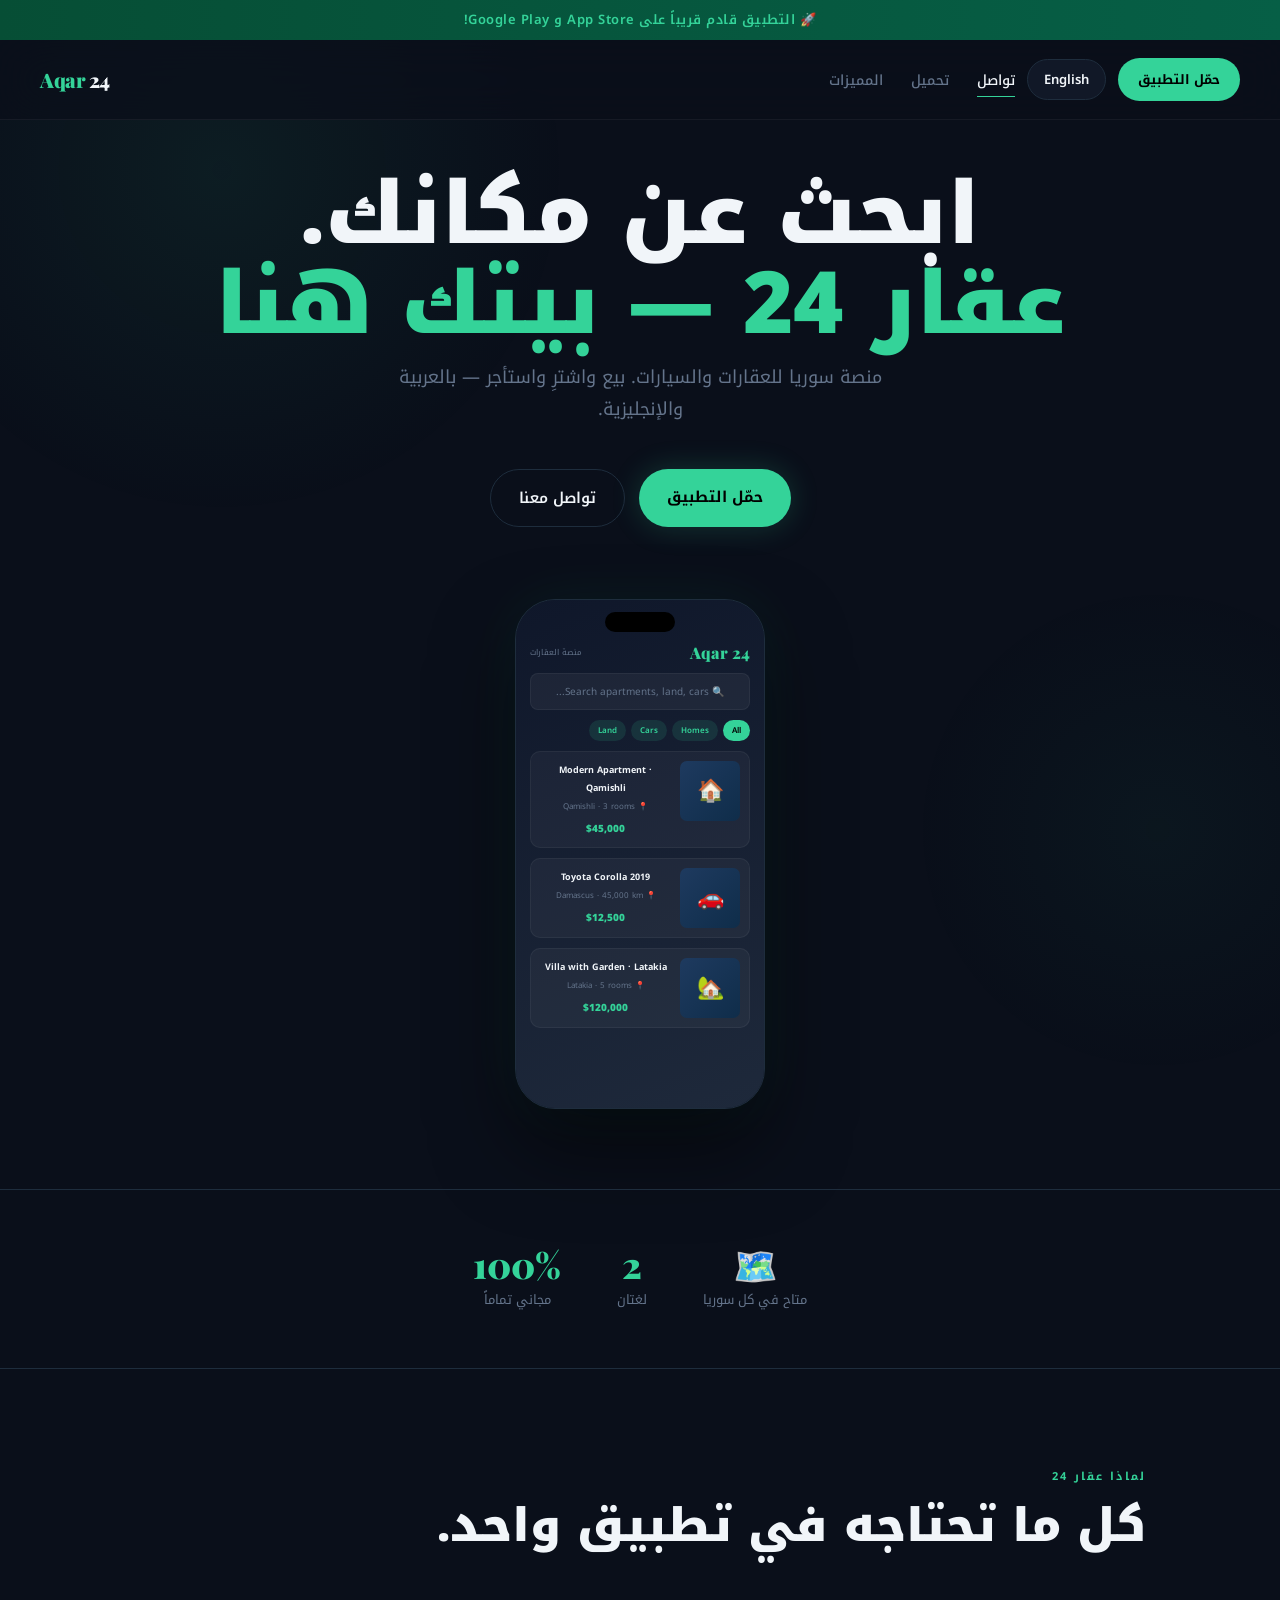
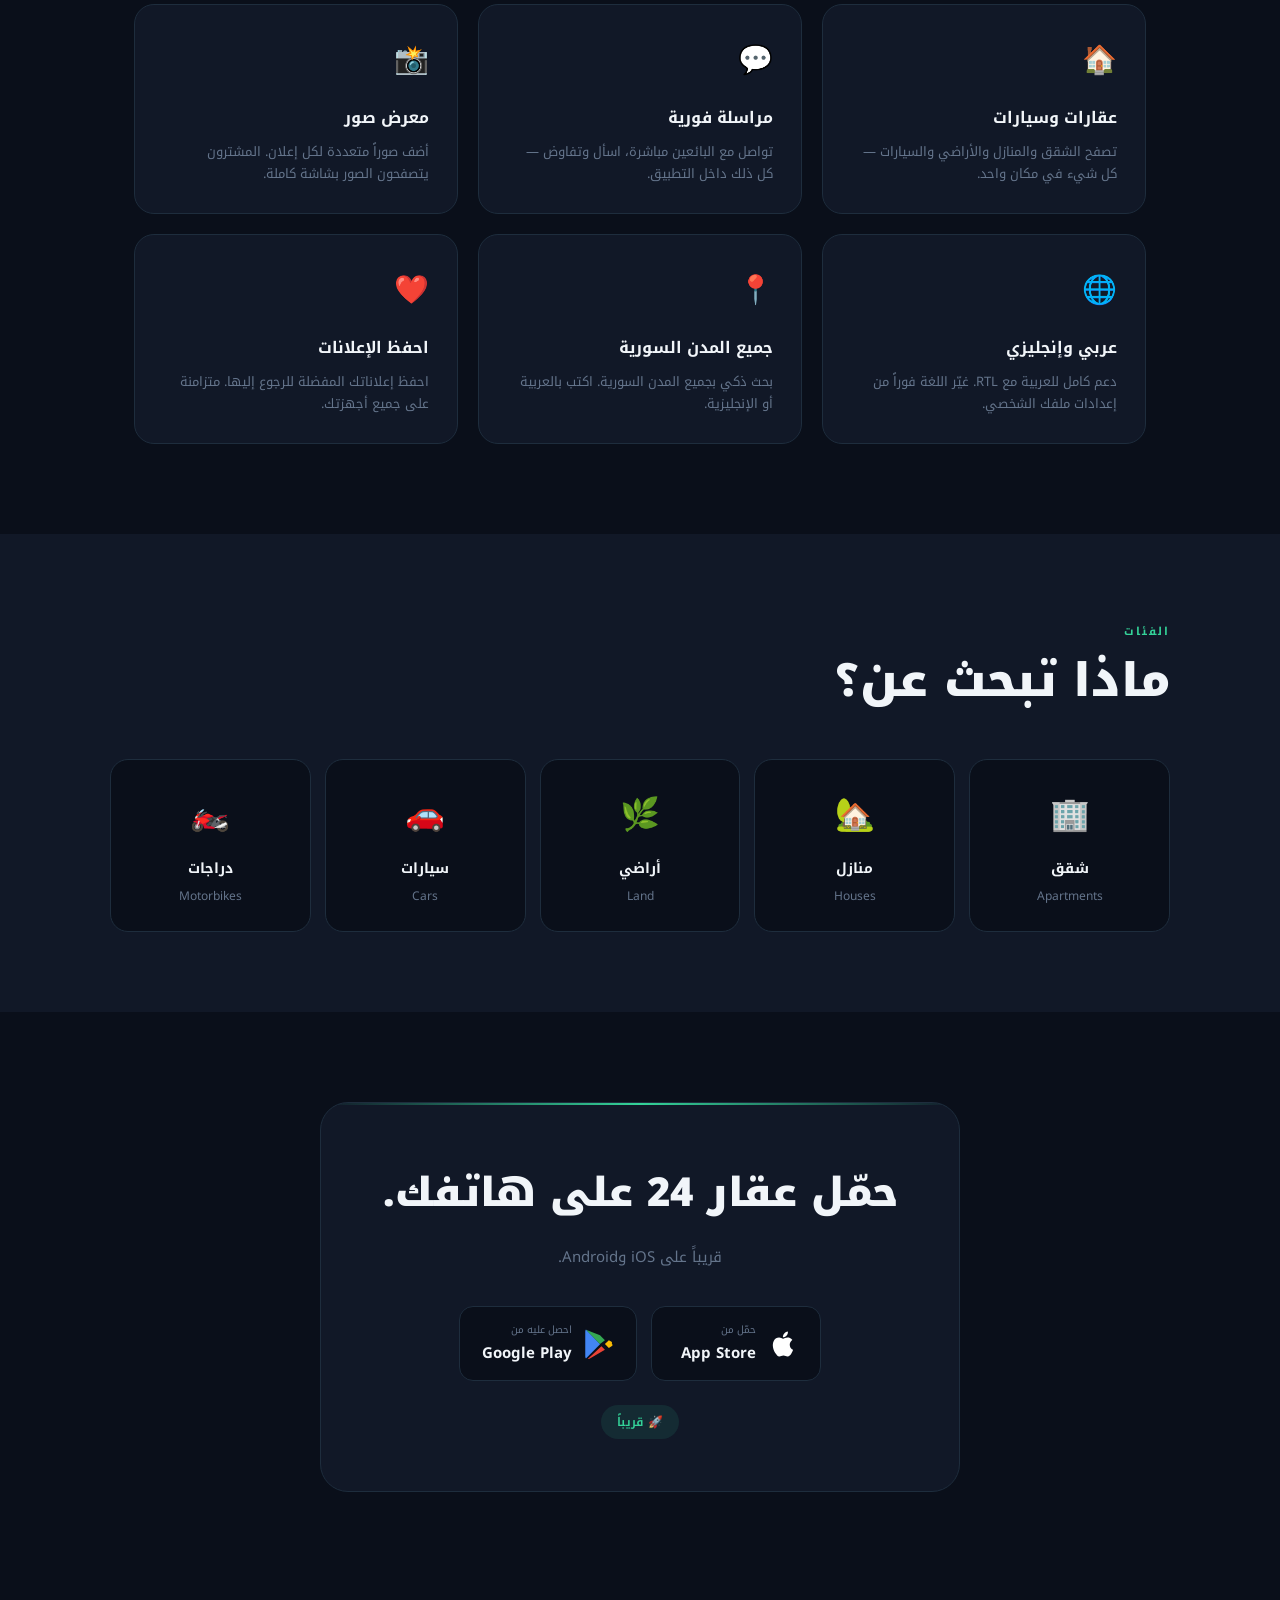
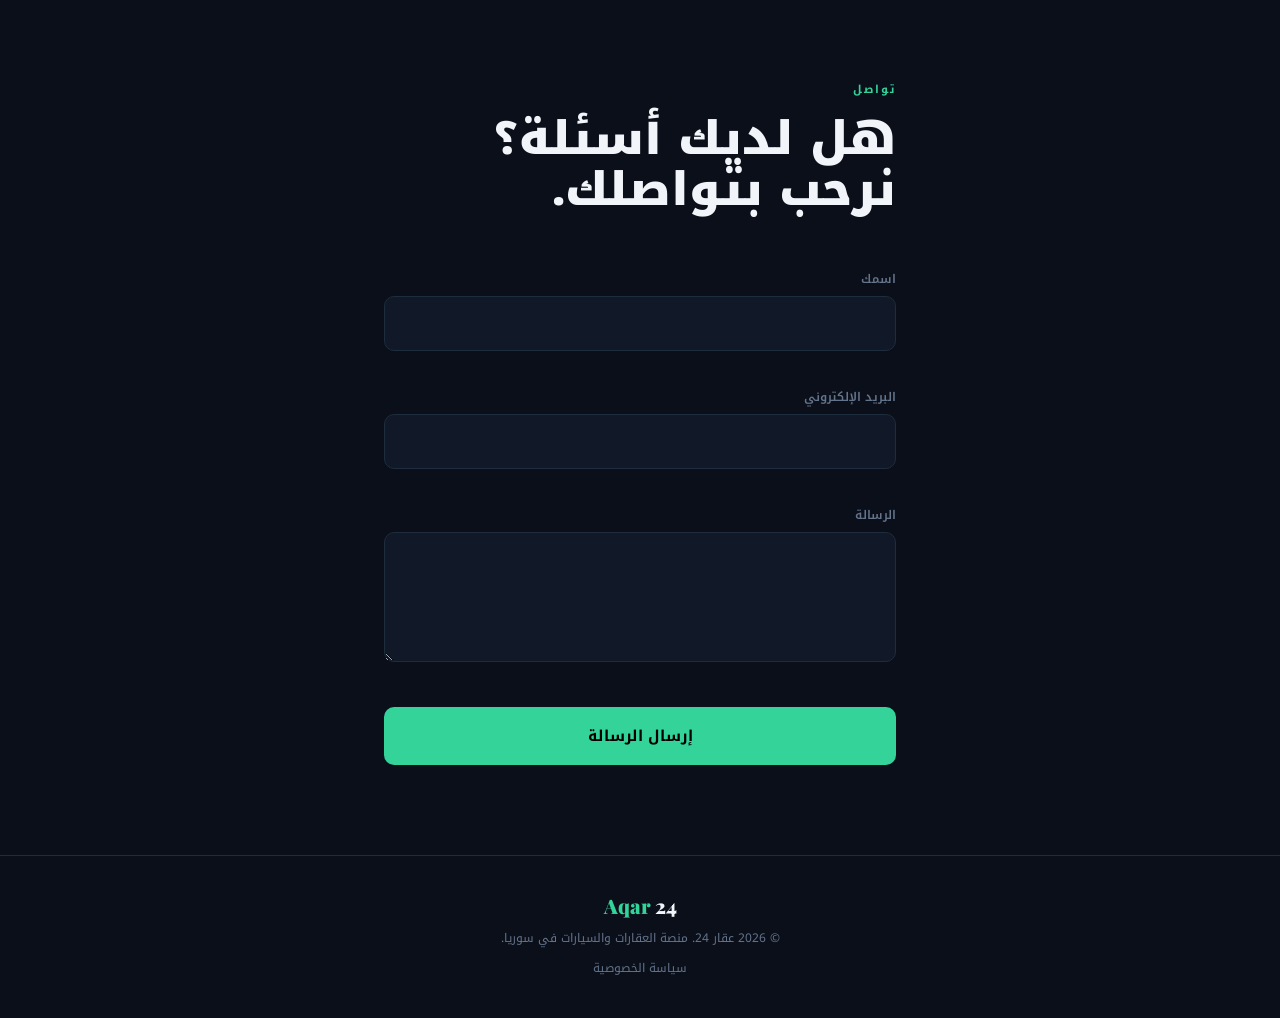
<file: index.html>
<!DOCTYPE html>
<html lang="ar" dir="rtl">

<head>
  <meta charset="UTF-8" />
  <meta name="viewport" content="width=device-width, initial-scale=1.0" />
  <title>Aqar 24 — عقار 24</title>
  <meta name="description" content="Aqar 24 — Syria's marketplace for real estate and vehicles. Buy, sell, and rent apartments, houses, land, cars, and motorbikes. Free to use, in Arabic and English." />
  <meta property="og:title" content="Aqar 24 — عقار 24" />
  <meta property="og:description" content="Syria's marketplace for real estate and vehicles. Buy, sell, and rent — in Arabic and English." />
  <meta property="og:type" content="website" />
  <meta name="twitter:card" content="summary" />
  <meta name="twitter:title" content="Aqar 24 — عقار 24" />
  <meta name="twitter:description" content="Syria's marketplace for real estate and vehicles. Free to use." />
  <link rel="icon" href="data:image/svg+xml,<svg xmlns='http://www.w3.org/2000/svg' viewBox='0 0 32 32'><rect width='32' height='32' rx='6' fill='%2334d399'/><text x='16' y='22' font-family='sans-serif' font-size='12' font-weight='900' fill='%23000' text-anchor='middle'>A24</text></svg>" />
  <link rel="preconnect" href="https://fonts.googleapis.com">
  <link rel="preconnect" href="https://fonts.gstatic.com" crossorigin>
  <link
    href="https://fonts.googleapis.com/css2?family=Playfair+Display:wght@700;900&family=DM+Sans:wght@300;400;500;600;700&family=Noto+Kufi+Arabic:wght@400;600;700;900&display=swap"
    rel="stylesheet">
  <link rel="stylesheet" href="style.css">
</head>

<body>

  <!-- COMING SOON BANNER -->
  <div id="topBanner">
    <span data-en="🚀 App coming soon to App Store & Google Play — Stay tuned!"
      data-ar="🚀 التطبيق قادم قريباً على App Store و Google Play!">🚀 التطبيق قادم قريباً على App Store و Google Play!</span>
  </div>

  <!-- NAV -->
  <nav id="mainNav">
    <a href="#" class="nav-logo">Aqar <span>24</span></a>
    <div class="nav-right">
      <ul class="nav-links" id="navLinks">
        <li><a href="#features" data-en="Features" data-ar="المميزات">Features</a></li>
        <li><a href="#download" data-en="Download" data-ar="تحميل">Download</a></li>
        <li><a href="#contact" data-en="Contact" data-ar="تواصل">Contact</a></li>
      </ul>
      <button class="lang-btn" onclick="toggleLang()" id="langBtn" aria-label="Switch to English">العربية</button>
      <a href="#download" class="nav-cta" data-en="Get the App" data-ar="حمّل التطبيق">Get the App</a>
      <button class="menu-btn" id="menuBtn" aria-label="Open menu" aria-expanded="false">
        <span></span>
        <span></span>
        <span></span>
      </button>
    </div>
  </nav>

  <!-- HERO -->
  <section class="hero">
    <h1 class="hero-title">
      <span data-en="Find your place." data-ar="ابحث عن مكانك.">Find your place.</span><br>
      <span class="hero-title-ar" data-en="Aqar 24" data-ar="عقار 24 — بيتك هنا">Aqar 24</span>
    </h1>
    <p class="hero-sub"
      data-en="Syria's marketplace for real estate and vehicles. Buy, sell, and rent — in Arabic and English."
      data-ar="منصة سوريا للعقارات والسيارات. بيع واشترِ واستأجر — بالعربية والإنجليزية.">
      Syria's marketplace for real estate and vehicles. Buy, sell, and rent — in Arabic and English.
    </p>
    <div class="hero-buttons">
      <a href="#download" class="btn-primary" data-en="Download the App" data-ar="حمّل التطبيق">Download the App</a>
      <a href="#contact" class="btn-secondary" data-en="Contact Us" data-ar="تواصل معنا">Contact Us</a>
    </div>

    <div class="phone-wrap">
      <div class="phone-frame">
        <div class="phone-notch"></div>
        <div class="phone-screen">
          <div class="ps-header">
            <div class="ps-logo">Aqar 24</div>
            <div class="ps-sub">منصة العقارات</div>
          </div>
          <div class="ps-search">🔍 Search apartments, land, cars...</div>
          <div class="ps-cats">
            <div class="ps-cat active">All</div>
            <div class="ps-cat">Homes</div>
            <div class="ps-cat">Cars</div>
            <div class="ps-cat">Land</div>
          </div>
          <div class="ps-card">
            <div class="ps-img">🏠</div>
            <div class="ps-info">
              <div class="ps-title">Modern Apartment · Qamishli</div>
              <div class="ps-loc">📍 Qamishli · 3 rooms</div>
              <div class="ps-price">$45,000</div>
            </div>
          </div>
          <div class="ps-card">
            <div class="ps-img">🚗</div>
            <div class="ps-info">
              <div class="ps-title">Toyota Corolla 2019</div>
              <div class="ps-loc">📍 Damascus · 45,000 km</div>
              <div class="ps-price">$12,500</div>
            </div>
          </div>
          <div class="ps-card">
            <div class="ps-img">🏡</div>
            <div class="ps-info">
              <div class="ps-title">Villa with Garden · Latakia</div>
              <div class="ps-loc">📍 Latakia · 5 rooms</div>
              <div class="ps-price">$120,000</div>
            </div>
          </div>
        </div>
      </div>
    </div>
  </section>

  <!-- STATS -->
  <div class="stats">
    <div class="stat-item reveal">
      <div class="stat-number">🗺️</div>
      <div class="stat-label" data-en="Available Across Syria" data-ar="متاح في كل سوريا">Available Across Syria</div>
    </div>
    <div class="stat-item reveal">
      <div class="stat-number">2</div>
      <div class="stat-label" data-en="Languages" data-ar="لغتان">Languages</div>
    </div>
    <div class="stat-item reveal">
      <div class="stat-number">100%</div>
      <div class="stat-label" data-en="Free to Use" data-ar="مجاني تماماً">Free to Use</div>
    </div>
  </div>

  <!-- FEATURES -->
  <section class="features" id="features">
    <div class="reveal">
      <span class="section-label" data-en="Why Aqar 24" data-ar="لماذا عقار 24">Why Aqar 24</span>
      <h2 class="section-title" data-en="Everything you need in one app." data-ar="كل ما تحتاجه في تطبيق واحد.">
        Everything you need in one app.</h2>
    </div>
    <div class="features-grid">
      <div class="feature-card reveal">
        <span class="feature-icon" aria-hidden="true">🏠</span>
        <div class="feature-title" data-en="Real Estate & Vehicles" data-ar="عقارات وسيارات">Real Estate & Vehicles
        </div>
        <div class="feature-desc" data-en="Browse apartments, houses, land, cars and motorbikes — all in one place."
          data-ar="تصفح الشقق والمنازل والأراضي والسيارات — كل شيء في مكان واحد.">Browse apartments, houses, land, cars
          and motorbikes — all in one place.</div>
      </div>
      <div class="feature-card reveal">
        <span class="feature-icon" aria-hidden="true">💬</span>
        <div class="feature-title" data-en="Real-time Messaging" data-ar="مراسلة فورية">Real-time Messaging</div>
        <div class="feature-desc"
          data-en="Chat directly with sellers, ask questions, and negotiate — all within the app."
          data-ar="تواصل مع البائعين مباشرة، اسأل وتفاوض — كل ذلك داخل التطبيق.">Chat directly with sellers, ask
          questions, and negotiate — all within the app.</div>
      </div>
      <div class="feature-card reveal">
        <span class="feature-icon" aria-hidden="true">📸</span>
        <div class="feature-title" data-en="Photo Galleries" data-ar="معرض صور">Photo Galleries</div>
        <div class="feature-desc"
          data-en="Upload multiple photos per listing. Buyers swipe through fullscreen galleries."
          data-ar="أضف صوراً متعددة لكل إعلان. المشترون يتصفحون الصور بشاشة كاملة.">Upload multiple photos per listing.
          Buyers swipe through fullscreen galleries.</div>
      </div>
      <div class="feature-card reveal">
        <span class="feature-icon" aria-hidden="true">🌐</span>
        <div class="feature-title" data-en="Arabic & English" data-ar="عربي وإنجليزي">Arabic & English</div>
        <div class="feature-desc"
          data-en="Full RTL Arabic support. Switch languages instantly from your profile settings."
          data-ar="دعم كامل للعربية مع RTL. غيّر اللغة فوراً من إعدادات ملفك الشخصي.">Full RTL Arabic support. Switch
          languages instantly from your profile settings.</div>
      </div>
      <div class="feature-card reveal">
        <span class="feature-icon" aria-hidden="true">📍</span>
        <div class="feature-title" data-en="All Syrian Cities" data-ar="جميع المدن السورية">All Syrian Cities</div>
        <div class="feature-desc"
          data-en="Smart city search with all Syrian cities preloaded. Type in Arabic or English."
          data-ar="بحث ذكي بجميع المدن السورية. اكتب بالعربية أو الإنجليزية.">Smart city search with all Syrian cities
          preloaded. Type in Arabic or English.</div>
      </div>
      <div class="feature-card reveal">
        <span class="feature-icon" aria-hidden="true">❤️</span>
        <div class="feature-title" data-en="Save Listings" data-ar="احفظ الإعلانات">Save Listings</div>
        <div class="feature-desc"
          data-en="Save your favorite listings to revisit later. Synced across all your devices."
          data-ar="احفظ إعلاناتك المفضلة للرجوع إليها. متزامنة على جميع أجهزتك.">Save your favorite listings to revisit
          later. Synced across all your devices.</div>
      </div>
    </div>
  </section>

  <!-- CATEGORIES -->
  <section class="categories" id="categories">
    <div class="categories-inner">
      <div class="reveal">
        <span class="section-label" data-en="Categories" data-ar="الفئات">Categories</span>
        <h2 class="section-title" data-en="What are you looking for?" data-ar="ماذا تبحث عن؟">What are you looking for?
        </h2>
      </div>
      <div class="cats-grid">
        <div class="cat-card reveal">
          <span class="cat-emoji">🏢</span>
          <div class="cat-name" data-en="Apartments" data-ar="شقق">Apartments</div>
          <div class="cat-name-secondary" data-en="شقق" data-ar="Apartments">شقق</div>
        </div>
        <div class="cat-card reveal">
          <span class="cat-emoji">🏡</span>
          <div class="cat-name" data-en="Houses" data-ar="منازل">Houses</div>
          <div class="cat-name-secondary" data-en="منازل" data-ar="Houses">منازل</div>
        </div>
        <div class="cat-card reveal">
          <span class="cat-emoji">🌿</span>
          <div class="cat-name" data-en="Land" data-ar="أراضي">Land</div>
          <div class="cat-name-secondary" data-en="أراضي" data-ar="Land">أراضي</div>
        </div>
        <div class="cat-card reveal">
          <span class="cat-emoji">🚗</span>
          <div class="cat-name" data-en="Cars" data-ar="سيارات">Cars</div>
          <div class="cat-name-secondary" data-en="سيارات" data-ar="Cars">سيارات</div>
        </div>
        <div class="cat-card reveal">
          <span class="cat-emoji">🏍️</span>
          <div class="cat-name" data-en="Motorbikes" data-ar="دراجات">Motorbikes</div>
          <div class="cat-name-secondary" data-en="دراجات" data-ar="Motorbikes">دراجات</div>
        </div>
      </div>
    </div>
  </section>

  <!-- DOWNLOAD -->
  <section class="download" id="download">
    <div class="download-card reveal">
      <div class="download-title" data-en="Get Aqar 24 on your phone." data-ar="حمّل عقار 24 على هاتفك.">Get Aqar 24 on your phone.</div>
      <p class="download-sub" data-en="Available soon on iOS and Android." data-ar="قريباً على iOS وAndroid.">Available
        soon on iOS and Android.</p>
      <div class="store-buttons">
        <a href="#" class="store-btn" aria-label="Download on the App Store">
          <span class="store-icon" aria-hidden="true">
            <svg viewBox="0 0 24 24" fill="white" xmlns="http://www.w3.org/2000/svg">
              <path
                d="M18.71 19.5c-.83 1.24-1.71 2.45-3.05 2.47-1.34.03-1.77-.79-3.29-.79-1.53 0-2 .77-3.27.82-1.31.05-2.3-1.32-3.14-2.53C4.25 17 2.94 12.45 4.7 9.39c.87-1.52 2.43-2.48 4.12-2.51 1.28-.02 2.5.87 3.29.87.78 0 2.26-1.07 3.8-.91.65.03 2.47.26 3.64 1.98-.09.06-2.17 1.28-2.15 3.81.03 3.02 2.65 4.03 2.68 4.04-.03.07-.42 1.44-1.38 2.83M13 3.5c.73-.83 1.94-1.46 2.94-1.5.13 1.17-.34 2.35-1.04 3.19-.69.85-1.83 1.51-2.95 1.42-.15-1.15.41-2.35 1.05-3.11z" />
            </svg>
          </span>
          <div class="store-btn-text">
            <div class="store-btn-label" data-en="Download on the" data-ar="حمّل من">Download on the</div>
            <div class="store-btn-name">App Store</div>
          </div>
        </a>
        <a href="#" class="store-btn" aria-label="Get it on Google Play">
          <span class="store-icon" aria-hidden="true">
            <svg viewBox="0 0 24 24" xmlns="http://www.w3.org/2000/svg">
              <path d="M3.18 23.76c.37.2.8.22 1.2.04l12.35-7.13-2.8-2.8-10.75 9.89z" fill="#EA4335" />
              <path d="M22.33 10.3L19.88 8.9l-3.15 3.1 3.15 3.1 2.47-1.43c.7-.4.7-1.37.01-1.77l-.03.4z"
                fill="#FBBC04" />
              <path
                d="M1.47.53C1.17.84 1 1.32 1 1.96v20.08c0 .64.17 1.12.48 1.43l.08.07 11.25-11.25v-.27L1.55.46l-.08.07z"
                fill="#4285F4" />
              <path d="M16.73 8.9L12.8 5 1.55.53l11.26 11.47 3.92-3.1z" fill="#34A853" />
            </svg>
          </span>
          <div class="store-btn-text">
            <div class="store-btn-label" data-en="Get it on" data-ar="احصل عليه من">Get it on</div>
            <div class="store-btn-name">Google Play</div>
          </div>
        </a>
      </div>
      <div class="coming-tag" data-en="🚀 Launching soon" data-ar="🚀 قريباً">🚀 Launching soon</div>
    </div>
  </section>

  <!-- CONTACT -->
  <section class="contact" id="contact">
    <div class="reveal">
      <span class="section-label" data-en="Contact" data-ar="تواصل">Contact</span>
      <h2 class="section-title" data-en="Have questions? We'd love to hear from you."
        data-ar="هل لديك أسئلة؟ نرحب بتواصلك.">Have questions? We'd love to hear from you.</h2>
    </div>
    <form class="contact-form reveal" action="https://formspree.io/f/mqeyavga" method="POST"
      enctype="application/x-www-form-urlencoded">
      <div>
        <label class="form-label" data-en="Your Name" data-ar="اسمك">Your Name</label>
        <input class="form-input" type="text" name="name" required />
        <div class="form-error" id="error-name"></div>
      </div>
      <div>
        <label class="form-label" data-en="Email" data-ar="البريد الإلكتروني">Email</label>
        <input class="form-input" type="email" name="email" required />
        <div class="form-error" id="error-email"></div>
      </div>
      <div>
        <label class="form-label" data-en="Message" data-ar="الرسالة">Message</label>
        <textarea class="form-textarea" name="message" required></textarea>
        <div class="form-error" id="error-message"></div>
      </div>
      <input type="text" name="_gotcha" style="display:none" tabindex="-1" autocomplete="off" />
      <button class="form-submit" type="submit" data-en="Send Message" data-ar="إرسال الرسالة">Send Message</button>
    </form>
  </section>

  <!-- FOOTER -->
  <footer>
    <div class="footer-logo">Aqar <span>24</span></div>
    <p class="footer-text" data-en="© 2026 Aqar 24. Syria's real estate & vehicle marketplace."
      data-ar="© 2026 عقار 24. منصة العقارات والسيارات في سوريا.">© 2026 Aqar 24. Syria's real estate & vehicle marketplace.</p>
    <a href="privacy.html" class="footer-privacy" data-en="Privacy Policy" data-ar="سياسة الخصوصية">Privacy Policy</a>
  </footer>

  <script src="main.js"></script>
</body>

</html>
</file>
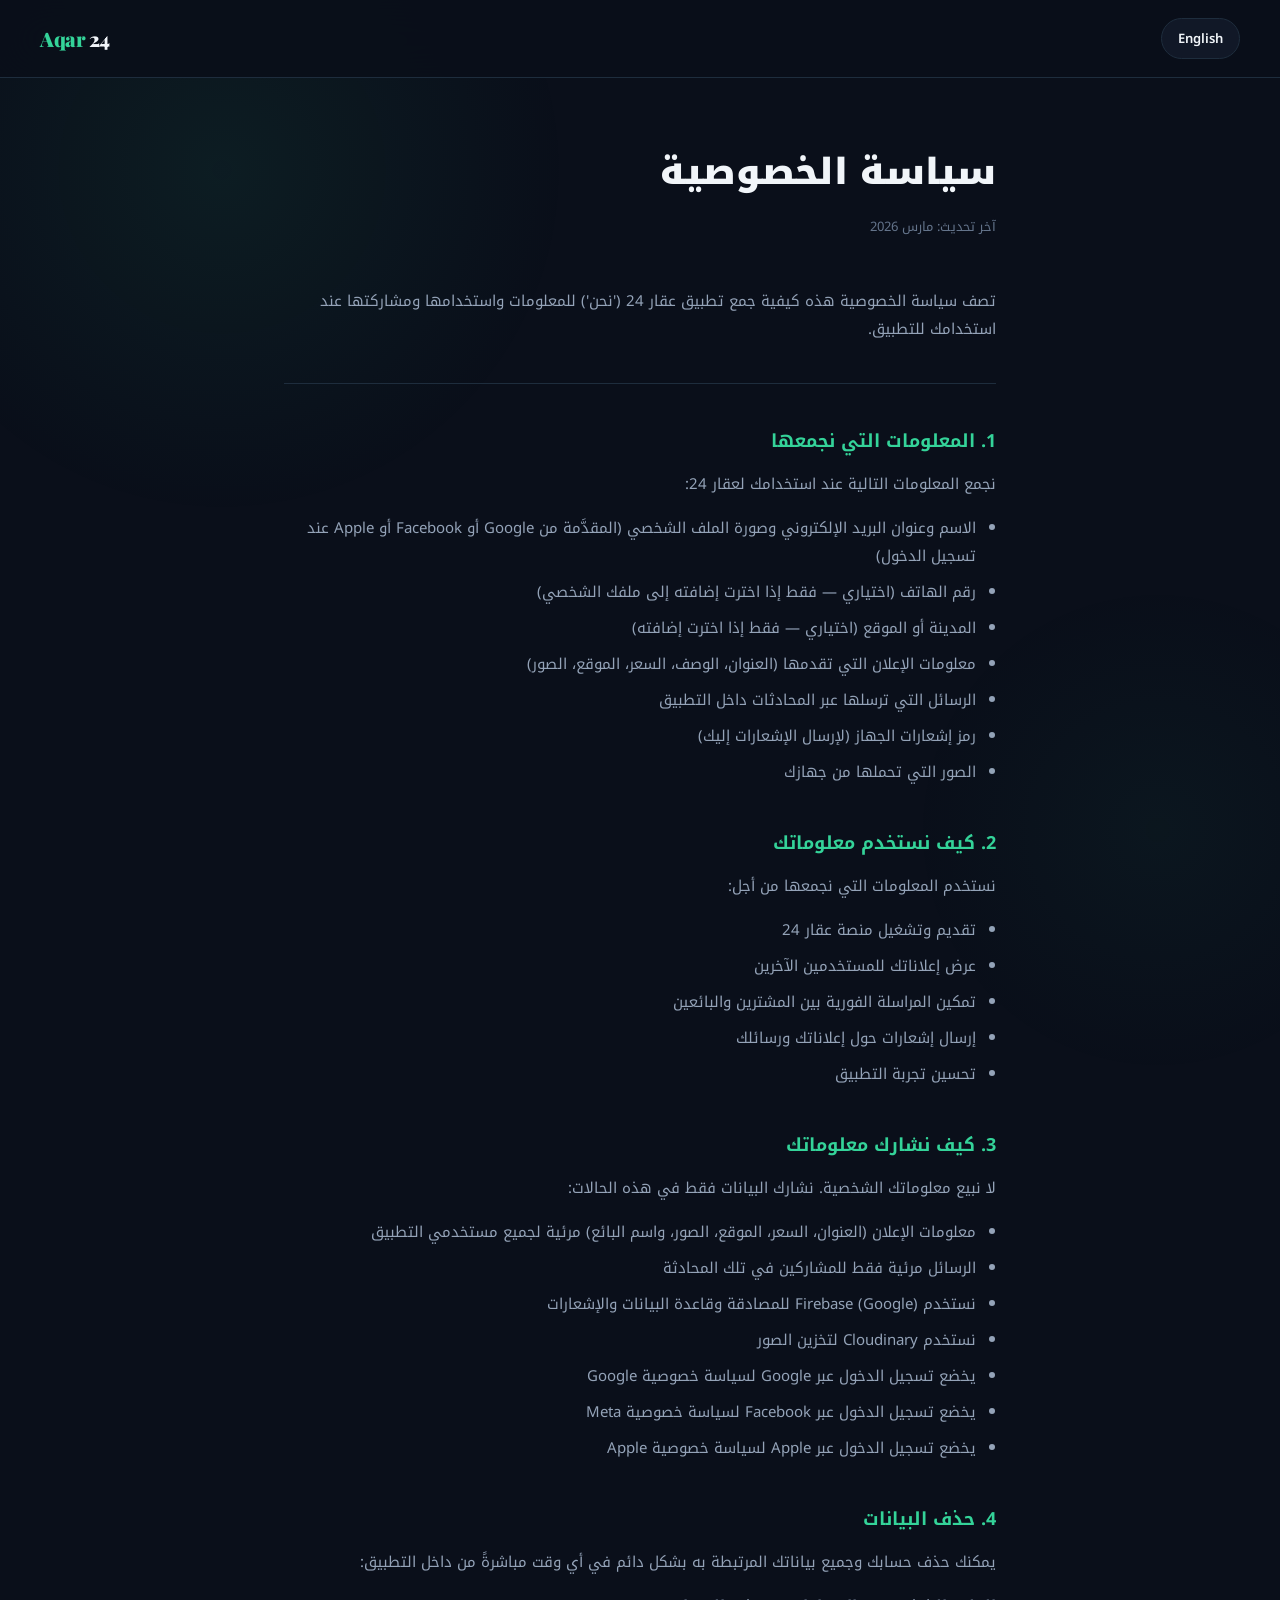
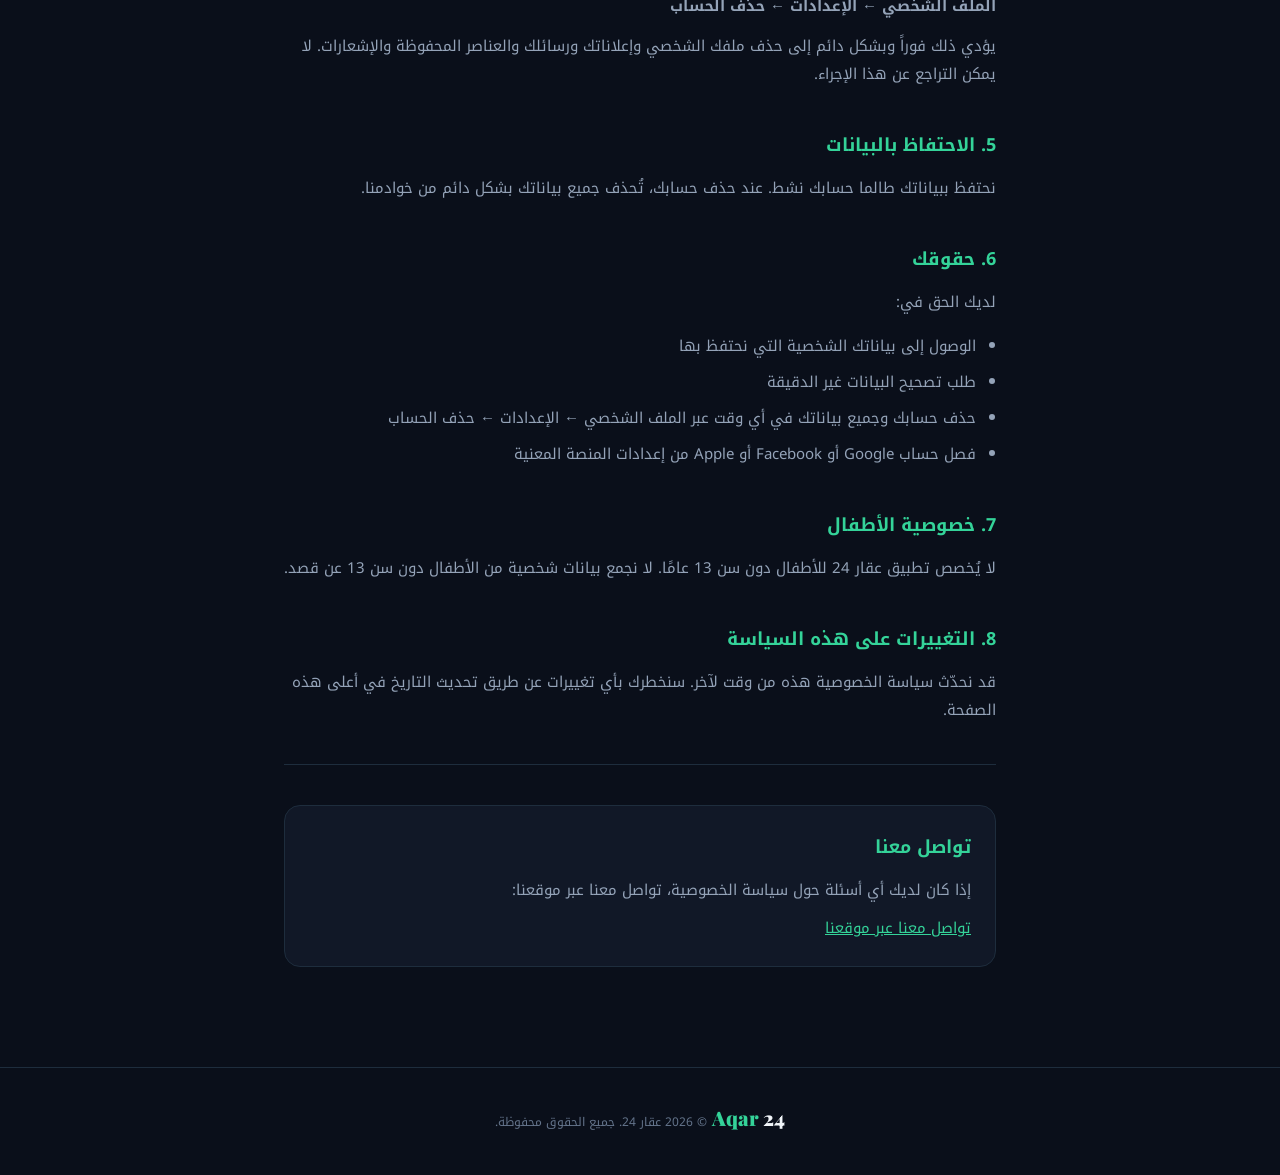
<file: privacy.html>
<!DOCTYPE html>
<html lang="ar" dir="rtl">
<head>
<meta charset="UTF-8" />
<meta name="viewport" content="width=device-width, initial-scale=1.0" />
<title>Privacy Policy — Aqar 24</title>
<link rel="icon" href="data:image/svg+xml,<svg xmlns='http://www.w3.org/2000/svg' viewBox='0 0 32 32'><rect width='32' height='32' rx='6' fill='%2334d399'/><text x='16' y='22' font-family='sans-serif' font-size='12' font-weight='900' fill='%23000' text-anchor='middle'>A24</text></svg>" />
<link rel="preconnect" href="https://fonts.googleapis.com">
<link rel="preconnect" href="https://fonts.gstatic.com" crossorigin>
<link href="https://fonts.googleapis.com/css2?family=Playfair+Display:wght@700;900&family=DM+Sans:wght@300;400;500;600;700&family=Noto+Kufi+Arabic:wght@400;600;700&display=swap" rel="stylesheet">
<link rel="stylesheet" href="style.css">
</head>
<body>
<nav class="privacy-nav" id="mainNav">
<a href="index.html" class="nav-logo">Aqar <span>24</span></a>
<button class="lang-btn" onclick="toggleLang()" id="langBtn">العربية</button>
</nav>
<div class="container">
<div class="page-title" data-en="Privacy Policy" data-ar="سياسة الخصوصية">Privacy Policy</div>
<div class="page-date" data-en="Last updated: March 2026" data-ar="آخر تحديث: مارس 2026">Last updated: March 2026</div>
<div class="privacy-body">
<p data-en="This Privacy Policy describes how Aqar 24 ('we', 'us', or 'our') collects, uses, and shares information about you when you use our mobile application." data-ar="تصف سياسة الخصوصية هذه كيفية جمع تطبيق عقار 24 ('نحن') للمعلومات واستخدامها ومشاركتها عند استخدامك للتطبيق.">
        This Privacy Policy describes how Aqar 24 ("we", "us", or "our") collects, uses, and shares information about you when you use our mobile application.
</p>
<hr class="divider" />
<h2 data-en="1. Information We Collect" data-ar="1. المعلومات التي نجمعها">1. Information We Collect</h2>
<p data-en="We collect the following information when you use Aqar 24:" data-ar="نجمع المعلومات التالية عند استخدامك لعقار 24:">We collect the following information when you use Aqar 24:</p>
<ul>
<li data-en="Name, email address, and profile photo (provided by Google, Facebook, or Apple when you sign in)" data-ar="الاسم وعنوان البريد الإلكتروني وصورة الملف الشخصي (المقدَّمة من Google أو Facebook أو Apple عند تسجيل الدخول)">Name, email address, and profile photo (provided by Google, Facebook, or Apple when you sign in)</li>
<li data-en="Phone number (optional — only if you choose to add it to your profile)" data-ar="رقم الهاتف (اختياري — فقط إذا اخترت إضافته إلى ملفك الشخصي)">Phone number (optional — only if you choose to add it to your profile)</li>
<li data-en="City or location (optional — only if you choose to add it)" data-ar="المدينة أو الموقع (اختياري — فقط إذا اخترت إضافته)">City or location (optional — only if you choose to add it)</li>
<li data-en="Listing information you provide (title, description, price, location, photos)" data-ar="معلومات الإعلان التي تقدمها (العنوان، الوصف، السعر، الموقع، الصور)">Listing information you provide (title, description, price, location, photos)</li>
<li data-en="Messages you send through the in-app chat" data-ar="الرسائل التي ترسلها عبر المحادثات داخل التطبيق">Messages you send through the in-app chat</li>
<li data-en="Device push notification token (to send you notifications)" data-ar="رمز إشعارات الجهاز (لإرسال الإشعارات إليك)">Device push notification token (to send you notifications)</li>
<li data-en="Photos you upload from your device" data-ar="الصور التي تحملها من جهازك">Photos you upload from your device</li>
</ul>
<h2 data-en="2. How We Use Your Information" data-ar="2. كيف نستخدم معلوماتك">2. How We Use Your Information</h2>
<p data-en="We use the information we collect to:" data-ar="نستخدم المعلومات التي نجمعها من أجل:">We use the information we collect to:</p>
<ul>
<li data-en="Provide and operate the Aqar 24 marketplace" data-ar="تقديم وتشغيل منصة عقار 24">Provide and operate the Aqar 24 marketplace</li>
<li data-en="Display your listings to other users" data-ar="عرض إعلاناتك للمستخدمين الآخرين">Display your listings to other users</li>
<li data-en="Enable real-time messaging between buyers and sellers" data-ar="تمكين المراسلة الفورية بين المشترين والبائعين">Enable real-time messaging between buyers and sellers</li>
<li data-en="Send push notifications about your listings and messages" data-ar="إرسال إشعارات حول إعلاناتك ورسائلك">Send push notifications about your listings and messages</li>
<li data-en="Improve the app experience" data-ar="تحسين تجربة التطبيق">Improve the app experience</li>
</ul>
<h2 data-en="3. How We Share Your Information" data-ar="3. كيف نشارك معلوماتك">3. How We Share Your Information</h2>
<p data-en="We do not sell your personal information. We share data only in these cases:" data-ar="لا نبيع معلوماتك الشخصية. نشارك البيانات فقط في هذه الحالات:">We do not sell your personal information. We share data only in these cases:</p>
<ul>
<li data-en="Listing information (title, price, location, photos, and seller name) is visible to all users of the app" data-ar="معلومات الإعلان (العنوان، السعر، الموقع، الصور، واسم البائع) مرئية لجميع مستخدمي التطبيق">Listing information (title, price, location, photos, and seller name) is visible to all users of the app</li>
<li data-en="Messages are only visible to the participants of that conversation" data-ar="الرسائل مرئية فقط للمشاركين في تلك المحادثة">Messages are only visible to the participants of that conversation</li>
<li data-en="We use Firebase (Google) for authentication, database, and push notifications" data-ar="نستخدم Firebase (Google) للمصادقة وقاعدة البيانات والإشعارات">We use Firebase (Google) for authentication, database, and push notifications</li>
<li data-en="We use Cloudinary for photo storage" data-ar="نستخدم Cloudinary لتخزين الصور">We use Cloudinary for photo storage</li>
<li data-en="Sign-in via Google is subject to Google's Privacy Policy" data-ar="يخضع تسجيل الدخول عبر Google لسياسة خصوصية Google">Sign-in via Google is subject to <a href="https://policies.google.com/privacy" target="_blank">Google's Privacy Policy</a></li>
<li data-en="Sign-in via Facebook is subject to Meta's Privacy Policy" data-ar="يخضع تسجيل الدخول عبر Facebook لسياسة خصوصية Meta">Sign-in via Facebook is subject to <a href="https://www.facebook.com/privacy/policy/" target="_blank">Meta's Privacy Policy</a></li>
<li data-en="Sign-in via Apple is subject to Apple's Privacy Policy" data-ar="يخضع تسجيل الدخول عبر Apple لسياسة خصوصية Apple">Sign-in via Apple is subject to <a href="https://www.apple.com/legal/privacy/" target="_blank">Apple's Privacy Policy</a></li>
</ul>
<h2 data-en="4. Data Deletion" data-ar="4. حذف البيانات">4. Data Deletion</h2>
<p data-en="You can permanently delete your account and all associated data at any time directly from within the app:" data-ar="يمكنك حذف حسابك وجميع بياناتك المرتبطة به بشكل دائم في أي وقت مباشرةً من داخل التطبيق:">
        You can permanently delete your account and all associated data at any time directly from within the app:
</p>
<p data-en="Profile → Settings → Delete Account" data-ar="الملف الشخصي ← الإعدادات ← حذف الحساب" style="font-weight:700; margin: 12px 0;">
        Profile → Settings → Delete Account
</p>
<p data-en="This immediately and permanently deletes your profile, listings, messages, saved items, and notifications. This action cannot be undone." data-ar="يؤدي ذلك فوراً وبشكل دائم إلى حذف ملفك الشخصي وإعلاناتك ورسائلك والعناصر المحفوظة والإشعارات. لا يمكن التراجع عن هذا الإجراء.">
        This immediately and permanently deletes your profile, listings, messages, saved items, and notifications. This action cannot be undone.
</p>
<h2 data-en="5. Data Retention" data-ar="5. الاحتفاظ بالبيانات">5. Data Retention</h2>
<p data-en="We retain your data for as long as your account is active. When you delete your account, all your data is permanently removed from our servers." data-ar="نحتفظ ببياناتك طالما حسابك نشط. عند حذف حسابك، تُحذف جميع بياناتك بشكل دائم من خوادمنا.">
        We retain your data for as long as your account is active. When you delete your account, all your data is permanently removed from our servers.
</p>
<h2 data-en="6. Your Rights" data-ar="6. حقوقك">6. Your Rights</h2>
<p data-en="You have the right to:" data-ar="لديك الحق في:">You have the right to:</p>
<ul>
<li data-en="Access the personal data we hold about you" data-ar="الوصول إلى بياناتك الشخصية التي نحتفظ بها">Access the personal data we hold about you</li>
<li data-en="Request correction of inaccurate data" data-ar="طلب تصحيح البيانات غير الدقيقة">Request correction of inaccurate data</li>
<li data-en="Delete your account and all data at any time via Profile → Settings → Delete Account" data-ar="حذف حسابك وجميع بياناتك في أي وقت عبر الملف الشخصي ← الإعدادات ← حذف الحساب">Delete your account and all data at any time via Profile → Settings → Delete Account</li>
<li data-en="Disconnect your Google, Facebook, or Apple account from the respective platform's settings" data-ar="فصل حساب Google أو Facebook أو Apple من إعدادات المنصة المعنية">Disconnect your Google, Facebook, or Apple account from the respective platform's settings</li>
</ul>
<h2 data-en="7. Children's Privacy" data-ar="7. خصوصية الأطفال">7. Children's Privacy</h2>
<p data-en="Aqar 24 is not intended for use by children under the age of 13. We do not knowingly collect personal information from children under 13." data-ar="لا يُخصص تطبيق عقار 24 للأطفال دون سن 13 عامًا. لا نجمع بيانات شخصية من الأطفال دون سن 13 عن قصد.">
        Aqar 24 is not intended for use by children under the age of 13. We do not knowingly collect personal information from children under 13.
</p>
<h2 data-en="8. Changes to This Policy" data-ar="8. التغييرات على هذه السياسة">8. Changes to This Policy</h2>
<p data-en="We may update this Privacy Policy from time to time. We will notify you of any changes by updating the date at the top of this page." data-ar="قد نحدّث سياسة الخصوصية هذه من وقت لآخر. سنخطرك بأي تغييرات عن طريق تحديث التاريخ في أعلى هذه الصفحة.">
        We may update this Privacy Policy from time to time. We will notify you of any changes by updating the date at the top of this page.
</p>
<hr class="divider" />
<div class="contact-box">
<h2 style="margin-top:0;" data-en="Contact Us" data-ar="تواصل معنا">Contact Us</h2>
<p data-en="If you have any questions about this Privacy Policy, please contact us via our website:" data-ar="إذا كان لديك أي أسئلة حول سياسة الخصوصية، تواصل معنا عبر موقعنا:">
          If you have any questions about this Privacy Policy, please contact us via our website:
</p>
<p style="margin-top:10px;">
<a href="https://mustafarami.github.io/aqar-website/#contact" data-en="Contact us via our website" data-ar="تواصل معنا عبر موقعنا">Contact us via our website</a>
</p>
</div>
</div>
</div>
<footer>
<div class="footer-logo">Aqar <span>24</span></div>
<span class="footer-text" data-en="© 2026 Aqar 24. All rights reserved." data-ar="© 2026 عقار 24. جميع الحقوق محفوظة.">© 2026 Aqar 24. All rights reserved.</span>
</footer>
<script src="main.js"></script>
</body>
</html>
</file>
<file: style.css>
/* ============================================
   AQAR 24 — عقار 24 — Global Stylesheet
   ============================================ */

*,
*::before,
*::after {
  box-sizing: border-box;
  margin: 0;
  padding: 0;
}

:root {
  --bg: #0a0f1a;
  --card: #111827;
  --border: #1e2d3d;
  --primary: #34d399;
  --primary-glow: rgba(52, 211, 153, 0.15);
  --text: #f1f5f9;
  --muted: #64748b;
  --subtle: #111827;
}

html {
  scroll-behavior: smooth;
}

body {
  background: var(--bg);
  color: var(--text);
  font-family: 'DM Sans', sans-serif;
  overflow-x: hidden;
}

body.ar {
  font-family: 'Noto Kufi Arabic', sans-serif;
  direction: rtl;
}

/* ── Ambient background glow ── */
body::before {
  content: '';
  position: fixed;
  top: -20%;
  left: -10%;
  width: 700px;
  height: 700px;
  background: radial-gradient(circle, rgba(52, 211, 153, 0.07) 0%, transparent 70%);
  pointer-events: none;
  z-index: 0;
  animation: ambientDrift 12s ease-in-out infinite alternate;
}

body::after {
  content: '';
  position: fixed;
  bottom: -20%;
  right: -10%;
  width: 500px;
  height: 500px;
  background: radial-gradient(circle, rgba(52, 211, 153, 0.04) 0%, transparent 70%);
  pointer-events: none;
  z-index: 0;
  animation: ambientDrift 16s ease-in-out infinite alternate-reverse;
}

@keyframes ambientDrift {
  from {
    transform: translate(0, 0);
  }

  to {
    transform: translate(40px, 30px);
  }
}

/* ============================================
   COMING SOON BANNER
   ============================================ */
#topBanner {
  background: linear-gradient(90deg, #064e35, #065f46, #064e35);
  background-size: 200% 100%;
  text-align: center;
  padding: 0 24px;
  height: 40px;
  line-height: 40px;
  font-size: 13px;
  font-weight: 600;
  color: #34d399;
  letter-spacing: 0.5px;
  position: fixed;
  top: 0;
  left: 0;
  right: 0;
  z-index: 101;
  animation: bannerShimmer 4s ease-in-out infinite;
}

@keyframes bannerShimmer {

  0%,
  100% {
    background-position: 0% 50%;
  }

  50% {
    background-position: 100% 50%;
  }
}

/* ============================================
   NAV — always LTR so logo stays top-left
   ============================================ */
nav {
  position: fixed;
  top: 40px;
  left: 0;
  right: 0;
  z-index: 100;
  display: flex;
  align-items: center;
  justify-content: space-between;
  padding: 18px 40px;
  background: rgba(10, 15, 26, 0.7);
  backdrop-filter: blur(24px);
  -webkit-backdrop-filter: blur(24px);
  border-bottom: 1px solid rgba(255, 255, 255, 0.05);
  direction: ltr;
  transition: background 0.3s ease, box-shadow 0.3s ease;
}

nav.scrolled {
  background: rgba(10, 15, 26, 0.95);
  box-shadow: 0 4px 30px rgba(0, 0, 0, 0.3);
}

.nav-logo {
  font-family: 'Playfair Display', serif;
  font-size: 20px;
  font-weight: 900;
  color: var(--primary);
  letter-spacing: -0.5px;
  text-decoration: none;
  transition: opacity 0.2s;
}

.nav-logo:hover {
  opacity: 0.8;
}

.nav-logo span {
  color: var(--text);
}

.nav-right {
  display: flex;
  align-items: center;
  gap: 12px;
}

.nav-links {
  display: flex;
  gap: 28px;
  list-style: none;
}

.nav-links a {
  color: var(--muted);
  text-decoration: none;
  font-size: 14px;
  font-weight: 500;
  transition: color 0.2s;
  position: relative;
}

.nav-links a::after {
  content: '';
  position: absolute;
  bottom: -3px;
  left: 0;
  right: 0;
  height: 1px;
  background: var(--primary);
  transform: scaleX(0);
  transform-origin: left;
  transition: transform 0.25s ease;
}

.nav-links a:hover,
.nav-links a.active {
  color: var(--text);
}

.nav-links a:hover::after,
.nav-links a.active::after {
  transform: scaleX(1);
}

.lang-btn {
  background: var(--card);
  border: 1px solid var(--border);
  color: var(--text);
  padding: 7px 16px;
  border-radius: 100px;
  font-size: 13px;
  font-weight: 600;
  cursor: pointer;
  transition: border-color 0.2s, background 0.2s;
  font-family: inherit;
}

.lang-btn:hover {
  border-color: var(--primary);
  background: rgba(52, 211, 153, 0.06);
}

.nav-cta {
  background: var(--primary);
  color: #000;
  border: none;
  padding: 9px 20px;
  border-radius: 100px;
  font-weight: 700;
  font-size: 13px;
  cursor: pointer;
  text-decoration: none;
  transition: opacity 0.2s, transform 0.2s, box-shadow 0.2s;
  box-shadow: 0 0 0 rgba(52, 211, 153, 0);
}

.nav-cta:hover {
  opacity: 0.9;
  transform: translateY(-1px);
  box-shadow: 0 4px 20px rgba(52, 211, 153, 0.3);
}

.menu-btn {
  display: none;
  flex-direction: column;
  justify-content: center;
  gap: 5px;
  background: none;
  border: none;
  cursor: pointer;
  padding: 8px;
  border-radius: 8px;
  transition: background 0.2s;
}

.menu-btn:hover {
  background: rgba(255, 255, 255, 0.06);
}

.menu-btn span {
  display: block;
  width: 22px;
  height: 2px;
  background: var(--text);
  border-radius: 2px;
  transition: transform 0.25s ease, opacity 0.2s ease;
}

.menu-btn.open span:nth-child(1) {
  transform: translateY(7px) rotate(45deg);
}

.menu-btn.open span:nth-child(2) {
  opacity: 0;
}

.menu-btn.open span:nth-child(3) {
  transform: translateY(-7px) rotate(-45deg);
}

/* ============================================
   HERO
   ============================================ */
.hero {
  min-height: 100vh;
  display: flex;
  flex-direction: column;
  align-items: center;
  justify-content: center;
  text-align: center;
  padding: 170px 24px 80px;
  position: relative;
  z-index: 1;
}

.hero-title {
  font-family: 'Playfair Display', serif;
  font-size: clamp(44px, 8vw, 86px);
  font-weight: 900;
  line-height: 1.05;
  letter-spacing: -2px;
  margin-bottom: 10px;
  animation: fadeUp 0.7s cubic-bezier(0.22, 1, 0.36, 1) both;
}

body.ar .hero-title {
  font-family: 'Noto Kufi Arabic', sans-serif;
  letter-spacing: 0;
}

.hero-title-ar {
  display: block;
  color: var(--primary);
}

.hero-sub {
  font-size: clamp(15px, 2.5vw, 18px);
  color: var(--muted);
  max-width: 500px;
  line-height: 1.8;
  margin: 0 auto 44px;
  animation: fadeUp 0.7s cubic-bezier(0.22, 1, 0.36, 1) 0.12s both;
}

.hero-buttons {
  display: flex;
  gap: 14px;
  flex-wrap: wrap;
  justify-content: center;
  animation: fadeUp 0.7s cubic-bezier(0.22, 1, 0.36, 1) 0.22s both;
}

.btn-primary {
  background: var(--primary);
  color: #000;
  padding: 14px 28px;
  border-radius: 100px;
  font-weight: 700;
  font-size: 15px;
  text-decoration: none;
  transition: opacity 0.2s, transform 0.2s, box-shadow 0.2s;
  box-shadow: 0 0 30px rgba(52, 211, 153, 0.2);
}

.btn-primary:hover {
  opacity: 0.88;
  transform: translateY(-2px);
  box-shadow: 0 8px 32px rgba(52, 211, 153, 0.35);
}

.btn-secondary {
  background: transparent;
  color: var(--text);
  padding: 14px 28px;
  border-radius: 100px;
  font-weight: 600;
  font-size: 15px;
  text-decoration: none;
  border: 1px solid var(--border);
  transition: border-color 0.2s, background 0.2s, transform 0.2s;
}

.btn-secondary:hover {
  border-color: var(--primary);
  background: rgba(52, 211, 153, 0.04);
  transform: translateY(-2px);
}

/* ── Phone mockup ── */
.phone-wrap {
  margin-top: 72px;
  animation: fadeUp 0.9s cubic-bezier(0.22, 1, 0.36, 1) 0.35s both;
}

.phone-frame {
  width: 250px;
  height: 510px;
  background: var(--card);
  border-radius: 40px;
  border: 1px solid var(--border);
  overflow: hidden;
  position: relative;
  margin: 0 auto;
  box-shadow: 0 40px 80px rgba(0, 0, 0, 0.5), 0 0 60px rgba(52, 211, 153, 0.08);
  animation: phoneFloat 5s ease-in-out infinite;
}

@keyframes phoneFloat {

  0%,
  100% {
    transform: translateY(0px);
  }

  50% {
    transform: translateY(-12px);
  }
}

.phone-notch {
  position: absolute;
  top: 12px;
  left: 50%;
  transform: translateX(-50%);
  width: 70px;
  height: 20px;
  background: #000;
  border-radius: 20px;
  z-index: 2;
}

.phone-screen {
  width: 100%;
  height: 100%;
  background: linear-gradient(160deg, #0f172a 0%, #1e293b 100%);
  padding: 42px 14px 14px;
  display: flex;
  flex-direction: column;
  gap: 10px;
}

.ps-header {
  display: flex;
  justify-content: space-between;
  align-items: center;
}

.ps-logo {
  font-family: 'Playfair Display', serif;
  font-size: 16px;
  font-weight: 900;
  color: var(--primary);
}

.ps-sub {
  font-size: 8px;
  color: var(--muted);
}

.ps-search {
  background: rgba(255, 255, 255, 0.05);
  border-radius: 8px;
  padding: 8px 12px;
  font-size: 10px;
  color: var(--muted);
  border: 1px solid rgba(255, 255, 255, 0.05);
}

.ps-cats {
  display: flex;
  gap: 5px;
}

.ps-cat {
  background: rgba(52, 211, 153, 0.12);
  color: var(--primary);
  border-radius: 20px;
  padding: 3px 9px;
  font-size: 8px;
  font-weight: 600;
}

.ps-cat.active {
  background: var(--primary);
  color: #000;
}

.ps-card {
  background: rgba(255, 255, 255, 0.04);
  border-radius: 10px;
  padding: 9px;
  display: flex;
  gap: 9px;
  border: 1px solid rgba(255, 255, 255, 0.05);
  transition: background 0.2s;
}

.ps-img {
  width: 60px;
  height: 60px;
  border-radius: 7px;
  flex-shrink: 0;
  background: linear-gradient(135deg, #1e3a5f, #0f2d4a);
  display: flex;
  align-items: center;
  justify-content: center;
  font-size: 22px;
}

.ps-info {
  flex: 1;
}

.ps-title {
  font-size: 9px;
  font-weight: 700;
  color: var(--text);
  margin-bottom: 2px;
}

.ps-loc {
  font-size: 8px;
  color: var(--muted);
  margin-bottom: 5px;
}

.ps-price {
  font-size: 10px;
  font-weight: 900;
  color: var(--primary);
}

/* ============================================
   STATS
   ============================================ */
.stats {
  display: flex;
  justify-content: center;
  gap: 56px;
  flex-wrap: wrap;
  padding: 56px 24px;
  border-top: 1px solid var(--border);
  border-bottom: 1px solid var(--border);
  position: relative;
  z-index: 1;
}

.stat-item {
  text-align: center;
}

.stat-number {
  font-family: 'Playfair Display', serif;
  font-size: 36px;
  font-weight: 900;
  color: var(--primary);
  line-height: 1;
  margin-bottom: 5px;
  transition: transform 0.3s ease;
}

.stat-item:hover .stat-number {
  transform: scale(1.1);
}

.stat-label {
  font-size: 13px;
  color: var(--muted);
}

/* ============================================
   SECTIONS — shared
   ============================================ */
.section-label {
  display: inline-block;
  color: var(--primary);
  font-size: 11px;
  font-weight: 700;
  letter-spacing: 2px;
  text-transform: uppercase;
  margin-bottom: 14px;
}

.section-title {
  font-family: 'Playfair Display', serif;
  font-size: clamp(28px, 4vw, 46px);
  font-weight: 900;
  line-height: 1.1;
  letter-spacing: -1px;
  margin-bottom: 52px;
}

body.ar .section-title {
  font-family: 'Noto Kufi Arabic', sans-serif;
  letter-spacing: 0;
}

/* ============================================
   FEATURES
   ============================================ */
.features {
  padding: 90px 24px;
  max-width: 1060px;
  margin: 0 auto;
  position: relative;
  z-index: 1;
}

.features-grid {
  display: grid;
  grid-template-columns: repeat(auto-fit, minmax(280px, 1fr));
  gap: 20px;
}

.feature-card {
  background: var(--card);
  border: 1px solid var(--border);
  border-radius: 20px;
  padding: 28px;
  transition: border-color 0.3s, transform 0.3s, box-shadow 0.3s;
  position: relative;
  overflow: hidden;
}

.feature-card::before {
  content: '';
  position: absolute;
  top: 0;
  left: 0;
  right: 0;
  bottom: 0;
  background: radial-gradient(circle at 50% 0%, rgba(52, 211, 153, 0.06) 0%, transparent 60%);
  opacity: 0;
  transition: opacity 0.3s;
}

.feature-card:hover {
  border-color: rgba(52, 211, 153, 0.4);
  transform: translateY(-4px);
  box-shadow: 0 12px 40px rgba(0, 0, 0, 0.3), 0 0 0 1px rgba(52, 211, 153, 0.1);
}

.feature-card:hover::before {
  opacity: 1;
}

.feature-icon {
  font-size: 28px;
  margin-bottom: 16px;
  display: block;
}

.feature-title {
  font-size: 16px;
  font-weight: 700;
  margin-bottom: 8px;
}

.feature-desc {
  font-size: 13px;
  color: var(--muted);
  line-height: 1.7;
}

/* ============================================
   CATEGORIES
   ============================================ */
.categories {
  padding: 80px 24px;
  background: var(--subtle);
  position: relative;
  z-index: 1;
}

.categories-inner {
  max-width: 1060px;
  margin: 0 auto;
}

.cats-grid {
  display: grid;
  grid-template-columns: repeat(auto-fit, minmax(160px, 1fr));
  gap: 14px;
  margin-top: 44px;
}

.cat-card {
  background: var(--bg);
  border: 1px solid var(--border);
  border-radius: 18px;
  padding: 24px 20px;
  text-align: center;
  transition: border-color 0.3s, transform 0.3s, box-shadow 0.3s;
  cursor: default;
}

.cat-card:hover {
  border-color: var(--primary);
  transform: translateY(-4px);
  box-shadow: 0 8px 30px rgba(52, 211, 153, 0.1);
}

.cat-emoji {
  font-size: 32px;
  display: block;
  margin-bottom: 10px;
  transition: transform 0.3s ease;
}

.cat-card:hover .cat-emoji {
  transform: scale(1.2) rotate(-5deg);
}

.cat-name {
  font-size: 14px;
  font-weight: 700;
  margin-bottom: 3px;
}

.cat-name-secondary {
  font-family: 'Noto Kufi Arabic', sans-serif;
  font-size: 12px;
  color: var(--muted);
}

/* ============================================
   DOWNLOAD
   ============================================ */
.download {
  padding: 90px 24px;
  text-align: center;
  position: relative;
  z-index: 1;
}

.download-card {
  max-width: 640px;
  margin: 0 auto;
  background: var(--card);
  border: 1px solid var(--border);
  border-radius: 28px;
  padding: 52px 36px;
  position: relative;
  overflow: hidden;
}

.download-card::before {
  content: '';
  position: absolute;
  top: 0;
  left: 0;
  right: 0;
  height: 2px;
  background: linear-gradient(to right, transparent, var(--primary), transparent);
  animation: lineSlide 3s ease-in-out infinite;
}

@keyframes lineSlide {

  0%,
  100% {
    opacity: 0.5;
    transform: scaleX(0.6);
  }

  50% {
    opacity: 1;
    transform: scaleX(1);
  }
}

.download-title {
  font-family: 'Playfair Display', serif;
  font-size: clamp(26px, 4vw, 40px);
  font-weight: 900;
  margin-bottom: 14px;
  letter-spacing: -1px;
}

body.ar .download-title {
  font-family: 'Noto Kufi Arabic', sans-serif;
  letter-spacing: 0;
}

.download-sub {
  color: var(--muted);
  font-size: 15px;
  margin-bottom: 36px;
  line-height: 1.7;
}

.store-buttons {
  display: flex;
  gap: 14px;
  justify-content: center;
  flex-wrap: wrap;
}

.store-btn {
  display: flex;
  align-items: center;
  gap: 12px;
  background: var(--bg);
  border: 1px solid var(--border);
  border-radius: 14px;
  padding: 13px 22px;
  text-decoration: none;
  color: var(--text);
  transition: border-color 0.2s, background 0.2s, transform 0.2s;
  min-width: 170px;
}

.store-btn:hover {
  border-color: var(--primary);
  background: rgba(52, 211, 153, 0.04);
  transform: translateY(-2px);
}

.store-btn-text {
  text-align: left;
}

body.ar .store-btn-text {
  text-align: right;
}

.store-btn-label {
  font-size: 10px;
  color: var(--muted);
}

.store-btn-name {
  font-size: 15px;
  font-weight: 700;
}

.store-icon svg {
  width: 30px;
  height: 30px;
  display: block;
}

.coming-tag {
  display: inline-block;
  margin-top: 24px;
  background: rgba(52, 211, 153, 0.1);
  color: var(--primary);
  border-radius: 100px;
  padding: 6px 16px;
  font-size: 12px;
  font-weight: 600;
  animation: pulseBadge 2.5s ease-in-out infinite;
}

@keyframes pulseBadge {

  0%,
  100% {
    box-shadow: 0 0 0 0 rgba(52, 211, 153, 0.2);
  }

  50% {
    box-shadow: 0 0 0 8px rgba(52, 211, 153, 0);
  }
}

/* ============================================
   CONTACT
   ============================================ */
.contact {
  padding: 90px 24px;
  max-width: 560px;
  margin: 0 auto;
  position: relative;
  z-index: 1;
}

.contact-form {
  display: flex;
  flex-direction: column;
  gap: 14px;
  margin-top: 44px;
}

.form-label {
  font-size: 12px;
  font-weight: 600;
  color: var(--muted);
  display: block;
  margin-bottom: 6px;
}

.form-input,
.form-textarea {
  width: 100%;
  background: var(--card);
  border: 1px solid var(--border);
  border-radius: 10px;
  padding: 13px 15px;
  color: var(--text);
  font-size: 14px;
  font-family: inherit;
  outline: none;
  transition: border-color 0.2s, box-shadow 0.2s;
}

.form-input:focus,
.form-textarea:focus {
  border-color: var(--primary);
  box-shadow: 0 0 0 3px rgba(52, 211, 153, 0.1);
}

.form-input::placeholder,
.form-textarea::placeholder {
  color: var(--muted);
}

.form-textarea {
  height: 130px;
  resize: vertical;
}

.form-submit {
  background: var(--primary);
  color: #000;
  border: none;
  padding: 15px;
  border-radius: 10px;
  font-size: 15px;
  font-weight: 700;
  cursor: pointer;
  font-family: inherit;
  transition: opacity 0.2s, transform 0.2s, box-shadow 0.2s;
}

.form-submit:hover {
  opacity: 0.88;
  transform: translateY(-1px);
  box-shadow: 0 6px 20px rgba(52, 211, 153, 0.3);
}

.form-submit:active {
  transform: translateY(0);
}

.form-error {
  font-size: 12px;
  color: #f87171;
  margin-top: 5px;
  min-height: 16px;
}

/* ============================================
   FOOTER
   ============================================ */
footer {
  border-top: 1px solid var(--border);
  padding: 36px 24px;
  text-align: center;
  position: relative;
  z-index: 1;
}

.footer-logo {
  font-family: 'Playfair Display', serif;
  font-size: 20px;
  font-weight: 900;
  color: var(--primary);
  margin-bottom: 8px;
  display: inline-block;
  direction: ltr;
  unicode-bidi: isolate;
}

.footer-logo span {
  color: var(--text);
}

.footer-text {
  font-size: 12px;
  color: var(--muted);
}

.footer-privacy {
  font-size: 12px;
  color: var(--muted);
  text-decoration: none;
  margin-top: 8px;
  display: inline-block;
  transition: color 0.2s;
}

.footer-privacy:hover {
  color: var(--primary);
}

/* ============================================
   ANIMATIONS
   ============================================ */
@keyframes fadeUp {
  from {
    opacity: 0;
    transform: translateY(24px);
  }

  to {
    opacity: 1;
    transform: translateY(0);
  }
}

/* Scroll reveal */
.reveal {
  opacity: 0;
  transform: translateY(28px);
  transition: opacity 0.65s cubic-bezier(0.22, 1, 0.36, 1),
    transform 0.65s cubic-bezier(0.22, 1, 0.36, 1);
}

.reveal.visible {
  opacity: 1;
  transform: translateY(0);
}

/* ============================================
   PRIVACY PAGE SPECIFIC
   ============================================ */
.privacy-nav {
  position: sticky;
  top: 0;
  z-index: 100;
  display: flex;
  align-items: center;
  justify-content: space-between;
  padding: 18px 40px;
  background: rgba(10, 15, 26, 0.95);
  backdrop-filter: blur(24px);
  -webkit-backdrop-filter: blur(24px);
  border-bottom: 1px solid var(--border);
  direction: ltr;
}

.privacy-nav .nav-logo {
  font-family: 'Playfair Display', serif;
}

.container {
  max-width: 760px;
  margin: 0 auto;
  padding: 60px 24px 100px;
}

.page-title {
  font-size: 36px;
  font-weight: 900;
  margin-bottom: 8px;
  color: var(--text);
  animation: fadeUp 0.6s cubic-bezier(0.22, 1, 0.36, 1) both;
}

.page-date {
  font-size: 13px;
  color: var(--muted);
  margin-bottom: 48px;
  animation: fadeUp 0.6s cubic-bezier(0.22, 1, 0.36, 1) 0.1s both;
}

.privacy-body {
  animation: fadeUp 0.6s cubic-bezier(0.22, 1, 0.36, 1) 0.2s both;
}

.container h2 {
  font-size: 18px;
  font-weight: 700;
  color: var(--primary);
  margin-top: 40px;
  margin-bottom: 12px;
}

.container p {
  font-size: 15px;
  color: #94a3b8;
  margin-bottom: 16px;
}

.container ul {
  margin: 0 0 16px 20px;
  color: #94a3b8;
  font-size: 15px;
}

body.ar .container ul {
  margin: 0 20px 16px 0;
}

.container li {
  margin-bottom: 8px;
}

.container a {
  color: var(--primary);
}

.divider {
  border: none;
  border-top: 1px solid var(--border);
  margin: 40px 0;
}

.contact-box {
  background: var(--card);
  border: 1px solid var(--border);
  border-radius: 16px;
  padding: 24px;
  margin-top: 40px;
  transition: border-color 0.3s;
}

.contact-box:hover {
  border-color: rgba(52, 211, 153, 0.3);
}

.contact-box p {
  margin: 0;
}

/* ============================================
   RESPONSIVE
   ============================================ */

@media (max-width: 640px) {
  #topBanner {
    font-size: 11px;
    padding: 0 12px;
    height: 36px;
    line-height: 36px;
    white-space: nowrap;
    overflow: hidden;
    text-overflow: ellipsis;
  }

  nav {
    top: 36px;
    padding: 12px 18px;
    flex-wrap: wrap;
  }

  .nav-links {
    display: none;
  }

  .menu-btn {
    display: flex;
  }

  nav.open .nav-links {
    display: flex;
    flex-direction: column;
    gap: 0;
    width: 100%;
    order: 3;
    padding: 8px 0 4px;
    border-top: 1px solid var(--border);
    margin-top: 8px;
  }

  nav.open .nav-links li {
    list-style: none;
  }

  nav.open .nav-links a {
    display: block;
    padding: 12px 4px;
    font-size: 15px;
    border-bottom: 1px solid rgba(255, 255, 255, 0.04);
  }

  nav.open .nav-links li:last-child a {
    border-bottom: none;
  }

  .privacy-nav {
    padding: 12px 18px;
  }

  .hero {
    padding-top: 140px;
  }
}

@media (prefers-reduced-motion: reduce) {
  *, *::before, *::after {
    animation-duration: 0.01ms !important;
    animation-iteration-count: 1 !important;
    transition-duration: 0.01ms !important;
  }

  html {
    scroll-behavior: auto;
  }
}
</file>
